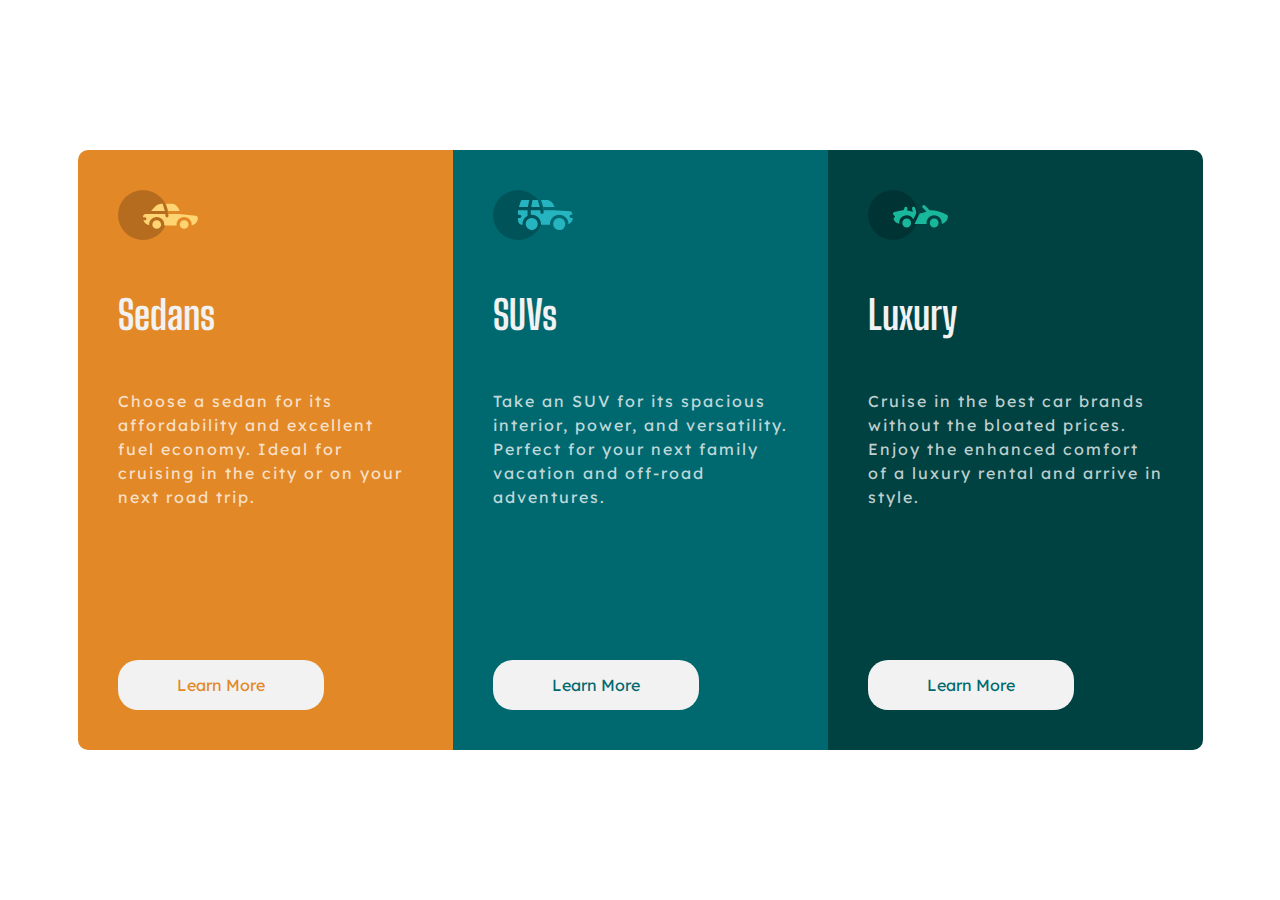
<file: vanilla-3-column-preview-card-component-main/index.html>
<!DOCTYPE html>
<html lang="en">
<head>
  <meta charset="UTF-8">
  <meta name="viewport" content="width=device-width, initial-scale=1.0"> <!-- displays site properly based on user's device -->

  <link rel="icon" type="image/png" sizes="32x32" href="./images/favicon-32x32.png">
  
  <title>Frontend Mentor | 3-column preview card component</title>
  <link rel="stylesheet" href="styles.css">
<link rel="preconnect" href="https://fonts.googleapis.com">
<link rel="preconnect" href="https://fonts.gstatic.com" crossorigin>
<link href="https://fonts.googleapis.com/css2?family=Big+Shoulders+Display:wght@700&display=swap" rel="stylesheet">
<link rel="preconnect" href="https://fonts.googleapis.com">
<link rel="preconnect" href="https://fonts.gstatic.com" crossorigin>
<link href="https://fonts.googleapis.com/css2?family=Big+Shoulders+Display:wght@700&family=Lexend+Deca&display=swap"
  rel="stylesheet">
</head>
<body>
  <div class="container">

    <div class="wrap-card-car wrap-card-car-sedans">
        <img src="images/icon-sedans.svg" alt="logo-sedan">
        <h1>Sedans</h1>
        <p>
        Choose a sedan for its affordability and excellent fuel economy. Ideal for cruising in the city
        or on your next road trip.</p>

        <button class="btn">Learn More</button>
    </div>

    <div class="wrap-card-car wrap-card-car-suvs">
      <img src="images/icon-suvs.svg" alt="logo-suv">
      <h1>SUVs</h1>
      <p>
    Take an SUV for its spacious interior, power, and versatility. Perfect for your next family vacation
    and off-road adventures.</p>
    <button class="btn">Learn More</button>
    </div>

    <div class="wrap-card-car wrap-card-car-luxury">
      <img src="images/icon-luxury.svg" alt="logo-luxury">
      <h1>Luxury</h1>
      <p>
      Cruise in the best car brands without the bloated prices. Enjoy the enhanced comfort of a luxury
      rental and arrive in style.
      </p>
      <button class="btn">Learn More</button>
    </div>
  </div>



 
  
  <!-- <div class="attribution">
    Challenge by <a href="https://www.frontendmentor.io?ref=challenge" target="_blank">Frontend Mentor</a>. 
    Coded by <a href="#">Your Name Here</a>.
  </div> -->
</body>
</html>
</file>
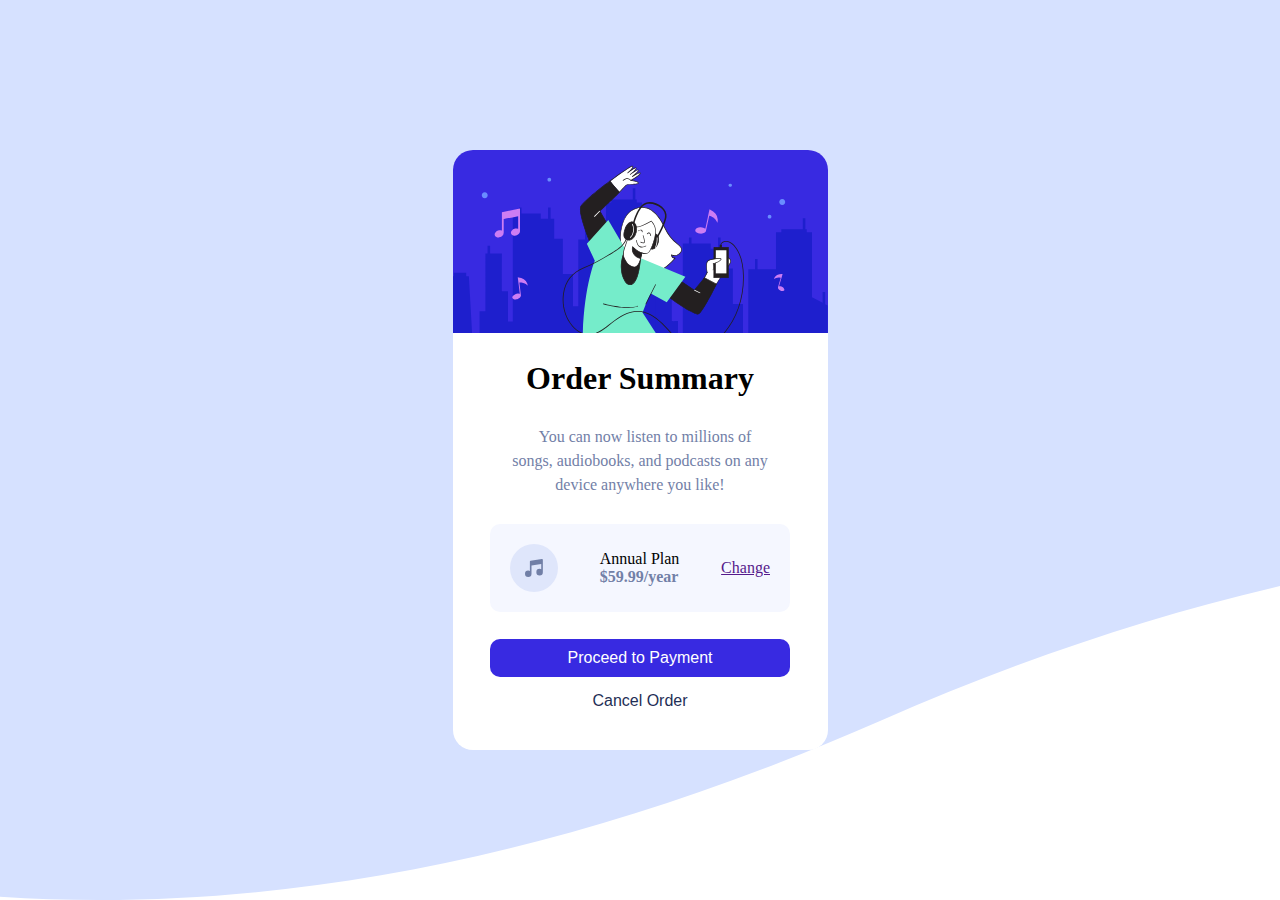
<file: vanilla-order-summary-component-main/index.html>
<!DOCTYPE html>
<html lang="en">

<head>
  <meta charset="UTF-8">
  <meta name="viewport" content="width=device-width, initial-scale=1.0">
  <!-- displays site properly based on user's device -->

  <link rel="icon" type="image/png" sizes="32x32" href="./images/favicon-32x32.png">

  <title>Frontend Mentor | Order summary card</title>

  <!-- Feel free to remove these styles or customise in your own stylesheet 👍 -->
  <style>
    * {
      padding: 0;
      margin: 0;
      box-sizing: border-box;
    }

    body {
      width: 100vw;
      height: 100vh;
      display: flex;
      align-items: center;
      justify-content: center;
      font-size: 16px;
      background-image: url(images/pattern-background-mobile.svg);
      background-size: cover;
    }

    .container {
      width: 375px;
      height: 600px;
      display: flex;
      flex-direction: column;
      align-items: center;
      justify-content: space-between;
      border-radius: 20px;
      background-color: white;
      padding-bottom: 30px;
    }

    .illustration-hero {
      width: 375px;
      border-radius: 20px 20px 0 0;
    }

    .main-text-content {
      width: 70%;
      text-align: center;
      text-indent: 10px;
      line-height: 1.5;
      color: hsl(224, 23%, 55%);
    }

    .wrap-content-plan {
      display: flex;
      align-items: center;
      justify-content: space-between;
      background: hsl(225, 100%, 98%);
      padding: 20px;
      width: 80%;
      border-radius: 10px;
    }

    .wrap-price-plan {
      display: flex;
      flex-direction: column;
    }

    .wrap-price-plan>span {
      font-weight: 700;
    }

    .wrap-price-plan>span {
      color: hsl(224, 23%, 55%);
    }

    .wrap-buttons {
      display: flex;
      flex-direction: column;
      width: 80%;
    }

    .btn-white,
    .btn-blue {
      border: 0;
      padding: 10px;
      border-radius: 10px;
      font-size: 1rem;
      cursor: pointer;
    }

    .btn-blue {
      background-color: #382ae1;
      color: #fff;
    }

    .btn-white {
      margin-top: 5px;
      background-color: #fff;
      color: hsl(223, 47%, 23%);
    }
  </style>
</head>

<body>
  <div class="container">
    <img class="illustration-hero" src="images/illustration-hero.svg" />

    <h1>Order Summary</h1>

    <p class="main-text-content">You can now listen to millions of songs, audiobooks, and podcasts on any
      device anywhere you like!</p>


    <div class="wrap-content-plan">
      <img src="images/icon-music.svg" alt="">
      <div class="wrap-price-plan">
        <p>Annual Plan</p>
        <span>$59.99/year</span>
      </div>
      <a href="">Change</a>
    </div>

    <div class="wrap-buttons">
      <button class="btn-blue">Proceed to Payment</button>
      <button class="btn-white ">Cancel Order</button>
    </div>

  </div>
</body>

</html>
</file>
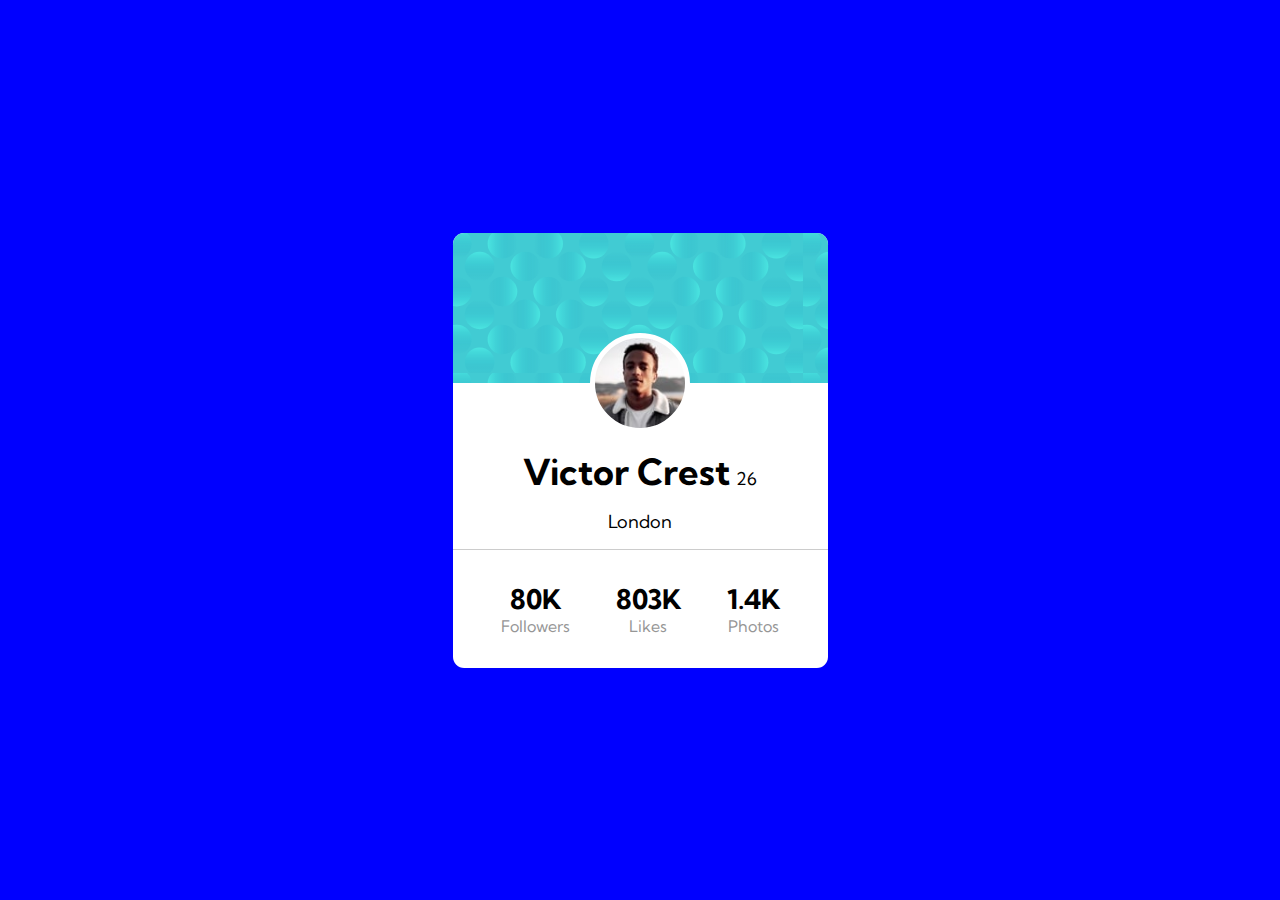
<file: vanilla-profile-card-component-main/index.html>
<!DOCTYPE html>
<html lang="en">
<head>
  <meta charset="UTF-8">
  <meta name="viewport" content="width=device-width, initial-scale=1.0"> <!-- displays site properly based on user's device -->

  <link rel="icon" type="image/png" sizes="32x32" href="./images/favicon-32x32.png">
  <link rel="stylesheet" href="styles.css">
  <link rel="preconnect" href="https://fonts.googleapis.com">
  <link rel="preconnect" href="https://fonts.gstatic.com" crossorigin>
  <link href="https://fonts.googleapis.com/css2?family=Kumbh+Sans:wght@400;700&display=swap" rel="stylesheet">
  <title>Frontend Mentor | Profile card component</title>

  
</head>
<body>
  <section class="container">
    <div class="wrap-background-image"></div>  
    
    <div class="wrap-user-status">
      
      <div class="user-image"></div>

      <div class="wrap-information-user" >
        <h1>Victor Crest</h1>
        <span>26</span>
      </div>

      <p>London</p>
    </div>

    <div class="wrap-status">

      <div class="wrap-status-items">
        <h2>80K</h2>
        <p>Followers</p>
      </div>

      <div class="wrap-status-items">
        <h2>803K</h2>
        <p>Likes</p>
      </div>

      <div class="wrap-status-items">
        <h2>1.4K</h2>
        <p>Photos</p>
      </div>
    </div>
  </section>
  <!-- <div class="attribution">
    Challenge by <a href="https://www.frontendmentor.io?ref=challenge" target="_blank">Frontend Mentor</a>. 
    Coded by <a href="#">Your Name Here</a>.
  </div> -->
</body>
</html>
</file>
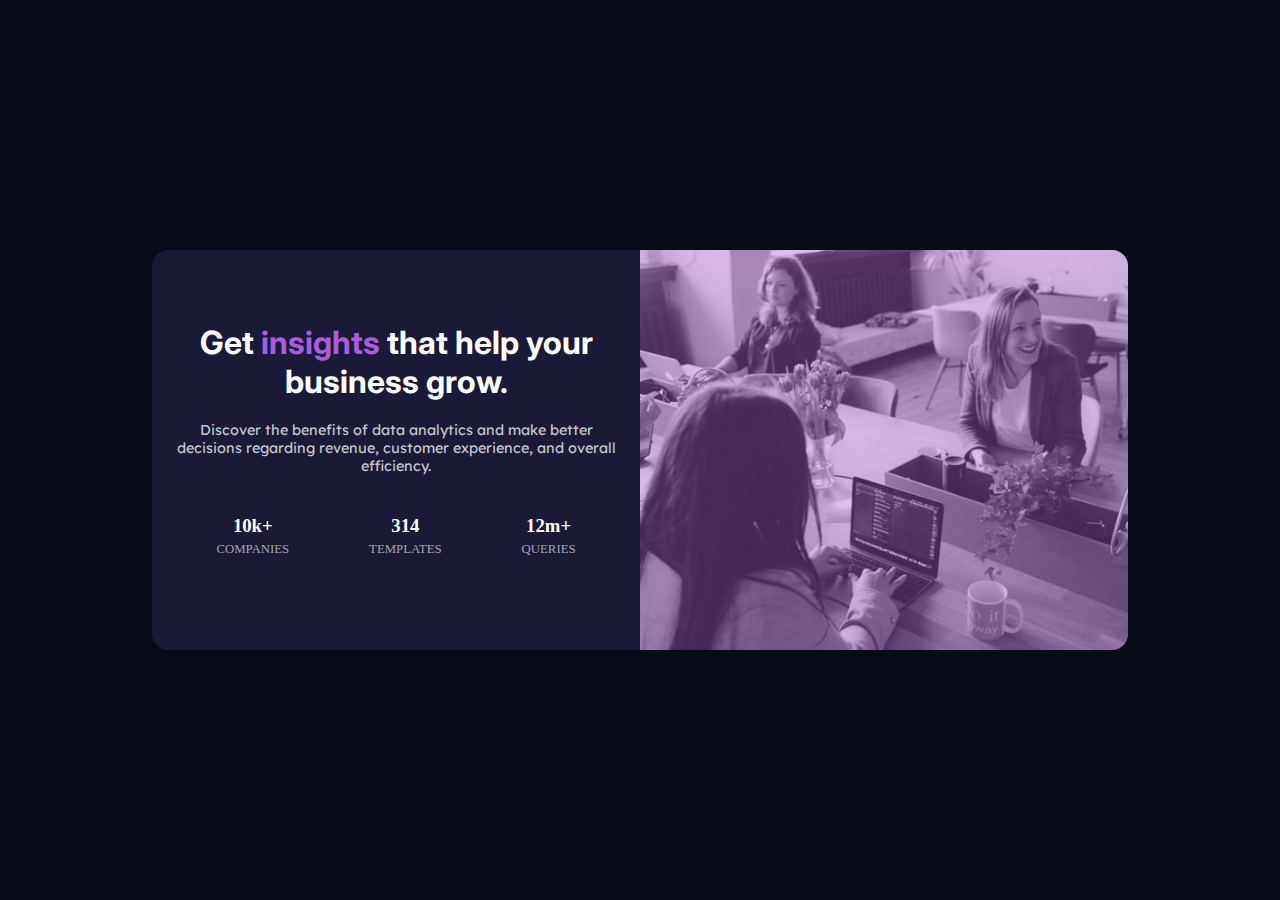
<file: vanilla-stats-preview-card-component-main/index.html>
<!DOCTYPE html>
<html lang="en">
<head>
  <meta charset="UTF-8">
  <meta name="viewport" content="width=device-width, initial-scale=1.0"> <!-- displays site properly based on user's device -->

  <link rel="icon" type="image/png" sizes="32x32" href="./images/favicon-32x32.png">
  <link rel="stylesheet" href="styles.css">
  <link rel="preconnect" href="https://fonts.googleapis.com">
  <link rel="preconnect" href="https://fonts.gstatic.com" crossorigin>
  <link href="https://fonts.googleapis.com/css2?family=Inter:wght@400;700&family=Lexend+Deca&display=swap"
    rel="stylesheet">
  <title>Frontend Mentor | Stats preview card component</title>

</head>
<body>
  <section class="container">
    <div class="wrap-main-content">
      <h1 class="title-content"> Get <span>insights </span> that help your business grow.</h1>

      <p class="text-content">
      Discover the benefits of data analytics and make better decisions regarding revenue, customer 
      experience, and overall efficiency.
      </p>

      <div class="wrap-business-content">
        <div class="wrap-business-item">
          <h3>10k+</h3>
          <p> companies</p>
        </div>

        <div class="wrap-business-item">
          <h3>314</h3>
          <p>templates</p>
        </div>

        <div class="wrap-business-item">
          <h3>12m+</h3>
          <p>queries</p>
        </div>
        
        </div>
      </div>
  <div class="wrap-image-side"></div>
  </section>
  <!-- <div class="attribution">
    Challenge by <a href="https://www.frontendmentor.io?ref=challenge" target="_blank">Frontend Mentor</a>. 
    Coded by <a href="#">Your Name Here</a>.
  </div> -->
</body>
</html>
</file>
<file: vanilla-3-column-preview-card-component-main/styles.css>
* {
    margin: 0;
    padding: 0;
    box-sizing: border-box;
}

.container {
    width: 100vw;
    height: 100vh;
    display: flex;
    justify-content: center;
    align-items: center;
    flex-wrap: wrap;
    padding: 40px;
}

.wrap-card-car {
    display: flex;
    flex-direction: column;
    justify-content: space-between;
    width: 375px;
    height: 600px;
    padding: 40px;
}

.wrap-card-car:nth-child(1) {
    border-radius: 10px 0 0 10px;
}

.wrap-card-car:last-child {
    border-radius: 0 10px 10px 0;
}

.wrap-card-car>h1 {
    color: hsl(0, 0%, 95%);
    font-size: 2.5rem;
    font-weight: 700;
    font-family: 'Big Shoulders Display', cursive;
}

.wrap-card-car>p {
    color: hsla(0, 0%, 100%, 0.75);
    font-weight: 400;
    font-family: 'Lexend Deca', sans-serif;
    line-height: 1.5;
    letter-spacing: 2px;
    margin-bottom: 100px;
}

.wrap-card-car>img {
    width: 80px;
}

.wrap-card-car-sedans {
    background-color: hsl(31, 77%, 52%);
}

.wrap-card-car-sedans>.btn {
    color: hsl(31, 77%, 52%);
}

.wrap-card-car-suvs {
    background-color: hsl(184, 100%, 22%);
}

.wrap-card-car-suvs>.btn {
    color: hsl(184, 100%, 22%);
}

.wrap-card-car-luxury {
    background-color: hsl(179, 100%, 13%);
}

.wrap-card-car-luxury>.btn {
    color: hsl(184, 100%, 22%);
}

.btn {
    background-color: hsl(0, 0%, 95%);
    border: 0;
    border-radius: 20px;
    width: 70%;
    padding: 15px 0;
    cursor: pointer;
    font-size: 1rem;
    font-weight: 400;
    font-family: 'Lexend Deca', sans-serif;
}

@media screen and (min-width: 820px) and (max-width: 1204px) {
    .wrap-card-car:nth-child(1) {
        border-radius: 10px 0 0 10px;
    }
    .wrap-card-car:nth-child(2) {
        border-radius: 0 10px 10px 0;
    }
    .wrap-card-car:last-child {
        border-radius: 0 0 10px 10px;
    }
}

@media screen and (max-width: 828px) {
    .wrap-card-car:nth-child(1) {
        border-radius: 10px 10px 0 0;
    }
    .wrap-card-car:last-child {
        border-radius: 0 0 10px 10px;
    }
}
</file>
<file: vanilla-profile-card-component-main/styles.css>
* {
    margin: 0;
    padding: 0;
    box-sizing: border-box;
}

:root {
    /* Primary */
    --primary-blue-cyan: hsl(185, 75%, 39%);
    --primary-blue-dark: hsl(229, 23%, 23%);
    --primary-blue-grayish: hsl(227, 10%, 46%);
    /* Neutral */
    --neutral-gray-dark: hsl(0, 0%, 59%);
}

body {
    font-family: 'Kumbh Sans', sans-serif;
    font-size: 18px;
    width: 100vw;
    height: 100vh;
    display: flex;
    justify-content: center;
    align-items: center;
    background-color: blue;
}

.container {
    display: flex;
    flex-direction: column;
    align-items: center;
    justify-content: center;
    width: 375px;
    border-radius: 0.7rem;
    background-color: white;
    text-align: center;
}

.wrap-background-image {
    background-image: url(images/bg-pattern-card.svg);
    width: 100%;
    height: 150px;
    border-radius: 0.7rem 0.7rem 0 0;
}

.wrap-user-status {
    display: flex;
    flex-direction: column;
    align-items: center;
    width: 100%;
    border-bottom: 1px solid #ccc;
}

.wrap-user-status>p {
    margin: 1rem 0;
}

.user-image {
    background: url(images/image-victor.jpg);
    background-repeat: no-repeat;
    background-size: cover;
    width: 100px;
    height: 100px;
    margin-top: -50px;
    border-radius: 50%;
    border: 5px solid white;
}

.wrap-information-user {
    display: flex;
    align-items: baseline;
    margin-top: 1rem;
}

.wrap-information-user>span {
    margin-left: 0.4rem;
    font-size: 1.1rem;
}

.wrap-status {
    display: flex;
    width: 100%;
    justify-content: space-between;
    padding: 2rem 3rem;
}


.wrap-status-items>p {
    font-size: 1rem;
    color: var(--neutral-gray-dark);
}
</file>
<file: vanilla-stats-preview-card-component-main/styles.css>
* {
    margin: 0;
    padding: 0;
    box-sizing: border-box;
}

body {
    width: 100vw;
    height: 100vh;
    background-color: hsl(233, 47%, 7%);
    display: flex;
    justify-content: center;
    align-items: center;
    color: #fff;
}

.container {
    width: 350px;
    border-radius: 16px;
    background-color: white;
    display: flex;
    flex-direction: column-reverse;
    background-color: hsl(244, 38%, 16%);
}

.wrap-main-content {
    display: flex;
    flex-direction: column;
    align-items: center;
    padding-bottom: 40px;
}

.title-content {
    font-family: 'Inter', sans-serif;
    font-weight: 700;
    color: hsl(0, 0%, 100%);
}

.title-content>span {
    color: hsl(277, 64%, 61%);
}

.text-content {
    font-size: 0.9rem;
    color: hsla(0, 0%, 100%, 0.75);
    font-family: 'Lexend Deca', sans-serif;
}

.title-content, .text-content, .wrap-business-content {
    text-align: center;
    width: 90%;
    margin-top: 20px;
}

.wrap-business-item {
    margin-top: 20px;
}

.wrap-business-item>h3 {
    color: hsl(0, 0%, 100%);
}

.wrap-business-item>p {
    margin-top: 5px;
    font-size: .8rem;
    color: hsla(0, 0%, 100%, 0.6);
    text-transform: uppercase;
}

.wrap-image-side {
    position: relative;
    background-image: url(images/image-header-mobile.jpg);
    /* background-image: url(images/image-header-mobile.jpg); */
    background-size: cover;
    width: 350px;
    height: 220px;
}

.wrap-image-side, .wrap-image-side::after {
    border-radius: 16px 16px 0 0;
}

.wrap-image-side::after {
    position: absolute;
    top: 0;
    bottom: 0;
    left: 0;
    right: 0;
    background: hsl(277, 64%, 61%);
    content: '';
    opacity: 0.4;
    z-index: 1;
}

@media only screen and (min-width: 1020px) {
    .container {
        width: 976px;
        height: 400px;
        display: flex;
        flex-direction: row;
        align-items: center;
        justify-content: center;
        background-color: hsl(244, 38%, 16%);
    }
    .wrap-main-content {
        width: 50%;
        height: 100%;
        display: flex;
        align-items: center;
        justify-content: center;
    }
    .wrap-image-side {
        background-image: url(images/image-header-desktop.jpg);
        background-size: cover;
        width: 50%;
        height: 100%;
    }
    .wrap-business-content {
        display: flex;
        justify-content: space-around;
    }
    
    .wrap-image-side, .wrap-image-side::after {
        border-radius: 0 16px 16px 0;
    }
}
</file>
